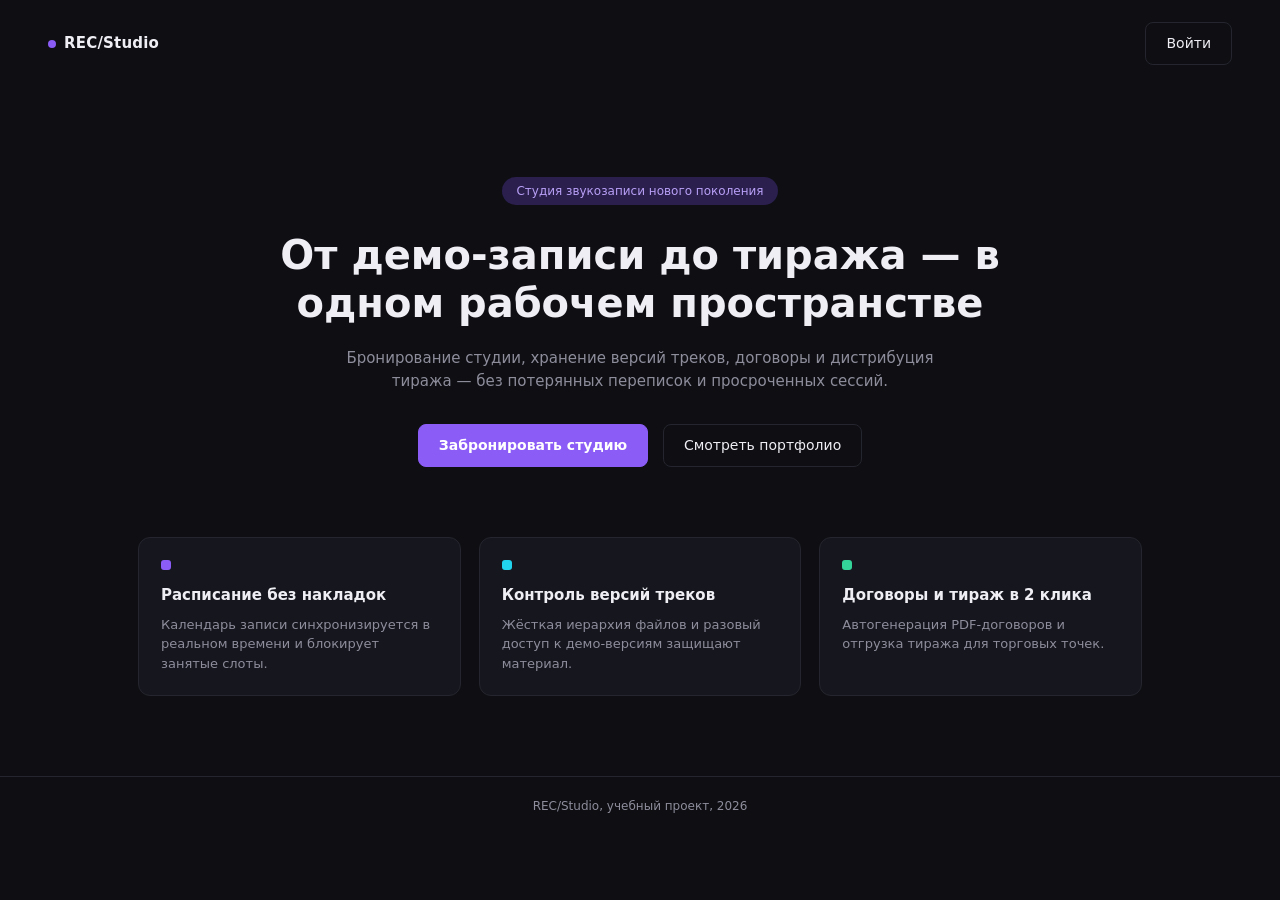
<file: index.html>
<!DOCTYPE html>
<html lang="ru">
<head>
  <meta charset="UTF-8">
  <meta name="viewport" content="width=device-width, initial-scale=1.0">
  <title>REC/Studio - студия звукозаписи</title>
  <link rel="icon" href="assets/logo.svg" type="image/svg+xml">
  <link rel="stylesheet" href="css/style.css">
</head>
<body>
  <header class="topbar">
    <a href="index.html" class="logo">REC/Studio</a>
    <a href="login.html" class="btn">Войти</a>
  </header>

  <main>
    <section class="hero">
      <span class="badge">Студия звукозаписи нового поколения</span>
      <h1>От демо-записи до тиража — в одном рабочем пространстве</h1>
      <p>Бронирование студии, хранение версий треков, договоры и дистрибуция тиража — без потерянных переписок и просроченных сессий.</p>
      <a href="login.html" class="btn btn-primary">Забронировать студию</a>
      <a href="#features" class="btn">Смотреть портфолио</a>
    </section>

    <section class="features" id="features">
      <article class="card">
        <div class="dot" style="background: #8b5cf6;"></div>
        <h3>Расписание без накладок</h3>
        <p>Календарь записи синхронизируется в реальном времени и блокирует занятые слоты.</p>
      </article>
      <article class="card">
        <div class="dot" style="background: #22d3ee;"></div>
        <h3>Контроль версий треков</h3>
        <p>Жёсткая иерархия файлов и разовый доступ к демо-версиям защищают материал.</p>
      </article>
      <article class="card">
        <div class="dot" style="background: #34d399;"></div>
        <h3>Договоры и тираж в 2 клика</h3>
        <p>Автогенерация PDF-договоров и отгрузка тиража для торговых точек.</p>
      </article>
    </section>
  </main>

  <footer class="footer">REC/Studio, учебный проект, 2026</footer>

  <script src="js/script.js"></script>
</body>
</html>
</file>
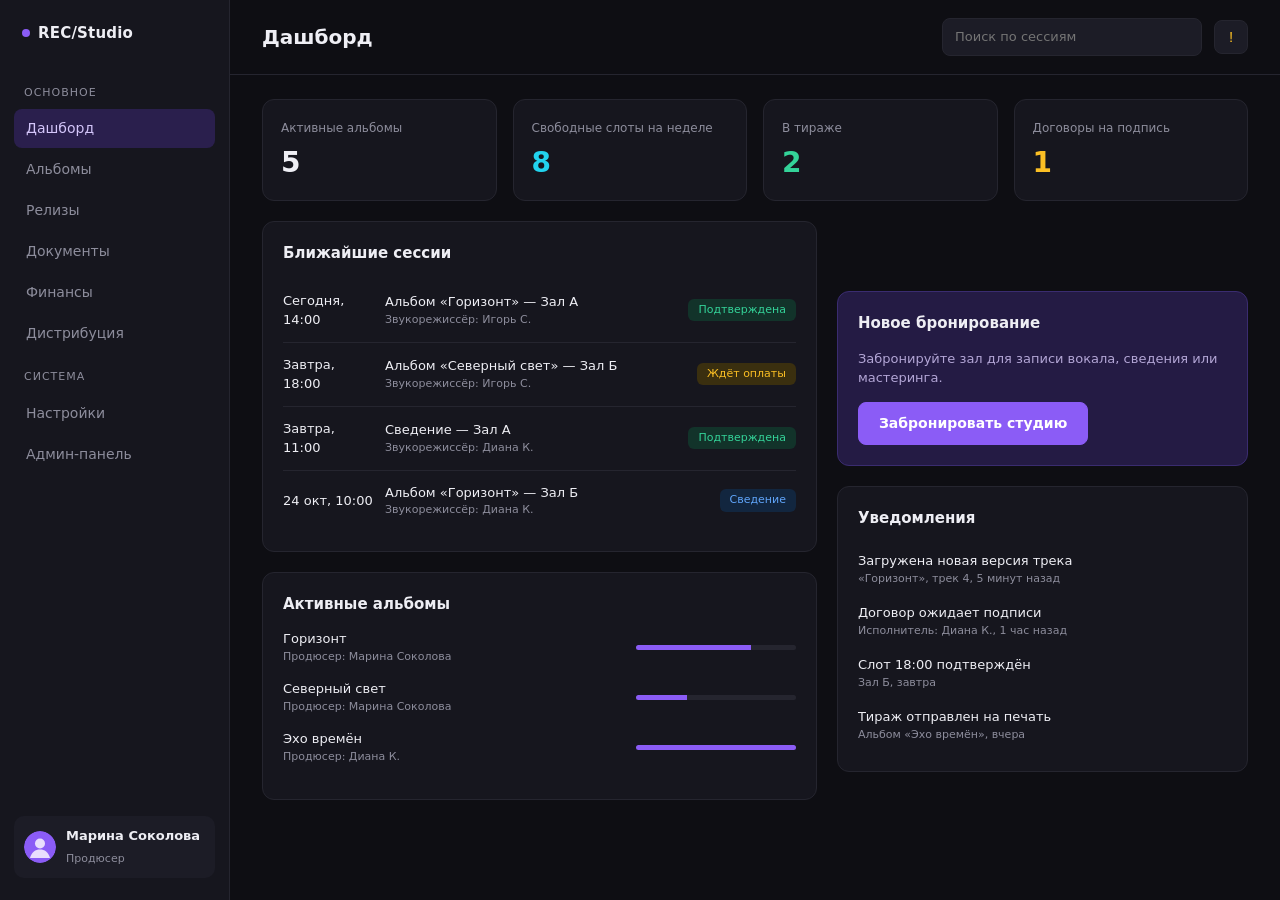
<file: dashboard.html>
<!DOCTYPE html>
<html lang="ru">
<head>
  <meta charset="UTF-8">
  <meta name="viewport" content="width=device-width, initial-scale=1.0">
  <title>Дашборд - REC/Studio</title>
  <link rel="icon" href="assets/logo.svg" type="image/svg+xml">
  <link rel="stylesheet" href="css/style.css">
</head>
<body>
  <div class="layout">
    <aside class="sidebar">
      <a href="index.html" class="logo">REC/Studio</a>

      <p class="nav-title">Основное</p>
      <nav class="nav">
        <a href="dashboard.html" class="active">Дашборд</a>
        <a href="#">Альбомы</a>
        <a href="#">Релизы</a>
        <a href="#">Документы</a>
        <a href="#">Финансы</a>
        <a href="#">Дистрибуция</a>
      </nav>

      <p class="nav-title">Система</p>
      <nav class="nav">
        <a href="#">Настройки</a>
        <a href="#">Админ-панель</a>
      </nav>

      <div class="profile">
        <img src="assets/avatar.svg" alt="Аватар" class="avatar">
        <div>
          <b>Марина Соколова</b>
          <span>Продюсер</span>
        </div>
      </div>
    </aside>

    <div class="main">
      <header class="main-top">
        <h1>Дашборд</h1>
        <div class="tools">
          <input type="text" class="search" id="search" placeholder="Поиск по сессиям">
          <button type="button" class="bell" id="bell" title="Уведомления">!</button>
        </div>
      </header>

      <section class="content">
        <div class="stats">
          <div class="stat"><span>Активные альбомы</span><b>5</b></div>
          <div class="stat"><span>Свободные слоты на неделе</span><b style="color: #22d3ee;">8</b></div>
          <div class="stat"><span>В тираже</span><b style="color: #34d399;">2</b></div>
          <div class="stat"><span>Договоры на подпись</span><b style="color: #fbbf24;">1</b></div>
        </div>

        <div class="grid">
          <div>
            <div class="panel">
              <h2>Ближайшие сессии</h2>
              <div class="session">
                <span>Сегодня, 14:00</span>
                <span>Альбом «Горизонт» — Зал А<small>Звукорежиссёр: Игорь С.</small></span>
                <span class="tag ok">Подтверждена</span>
              </div>
              <div class="session">
                <span>Завтра, 18:00</span>
                <span>Альбом «Северный свет» — Зал Б<small>Звукорежиссёр: Игорь С.</small></span>
                <span class="tag wait">Ждёт оплаты</span>
              </div>
              <div class="session">
                <span>Завтра, 11:00</span>
                <span>Сведение — Зал А<small>Звукорежиссёр: Диана К.</small></span>
                <span class="tag ok">Подтверждена</span>
              </div>
              <div class="session">
                <span>24 окт, 10:00</span>
                <span>Альбом «Горизонт» — Зал Б<small>Звукорежиссёр: Диана К.</small></span>
                <span class="tag mix">Сведение</span>
              </div>
            </div>

            <div class="panel">
              <h2>Активные альбомы</h2>
              <div class="album"><span>Горизонт<small>Продюсер: Марина Соколова</small></span><div class="bar"><i style="width: 72%;"></i></div></div>
              <div class="album"><span>Северный свет<small>Продюсер: Марина Соколова</small></span><div class="bar"><i style="width: 32%;"></i></div></div>
              <div class="album"><span>Эхо времён<small>Продюсер: Диана К.</small></span><div class="bar"><i style="width: 100%;"></i></div></div>
            </div>
          </div>

          <div>
            <div class="panel accent">
              <h2>Новое бронирование</h2>
              <p>Забронируйте зал для записи вокала, сведения или мастеринга.</p>
              <a href="#" class="btn btn-primary">Забронировать студию</a>
            </div>

            <div class="panel" id="notes">
              <h2>Уведомления</h2>
              <div class="note">Загружена новая версия трека<small>«Горизонт», трек 4, 5 минут назад</small></div>
              <div class="note">Договор ожидает подписи<small>Исполнитель: Диана К., 1 час назад</small></div>
              <div class="note">Слот 18:00 подтверждён<small>Зал Б, завтра</small></div>
              <div class="note">Тираж отправлен на печать<small>Альбом «Эхо времён», вчера</small></div>
            </div>
          </div>
        </div>
      </section>
    </div>
  </div>

  <script src="js/script.js"></script>
</body>
</html>
</file>
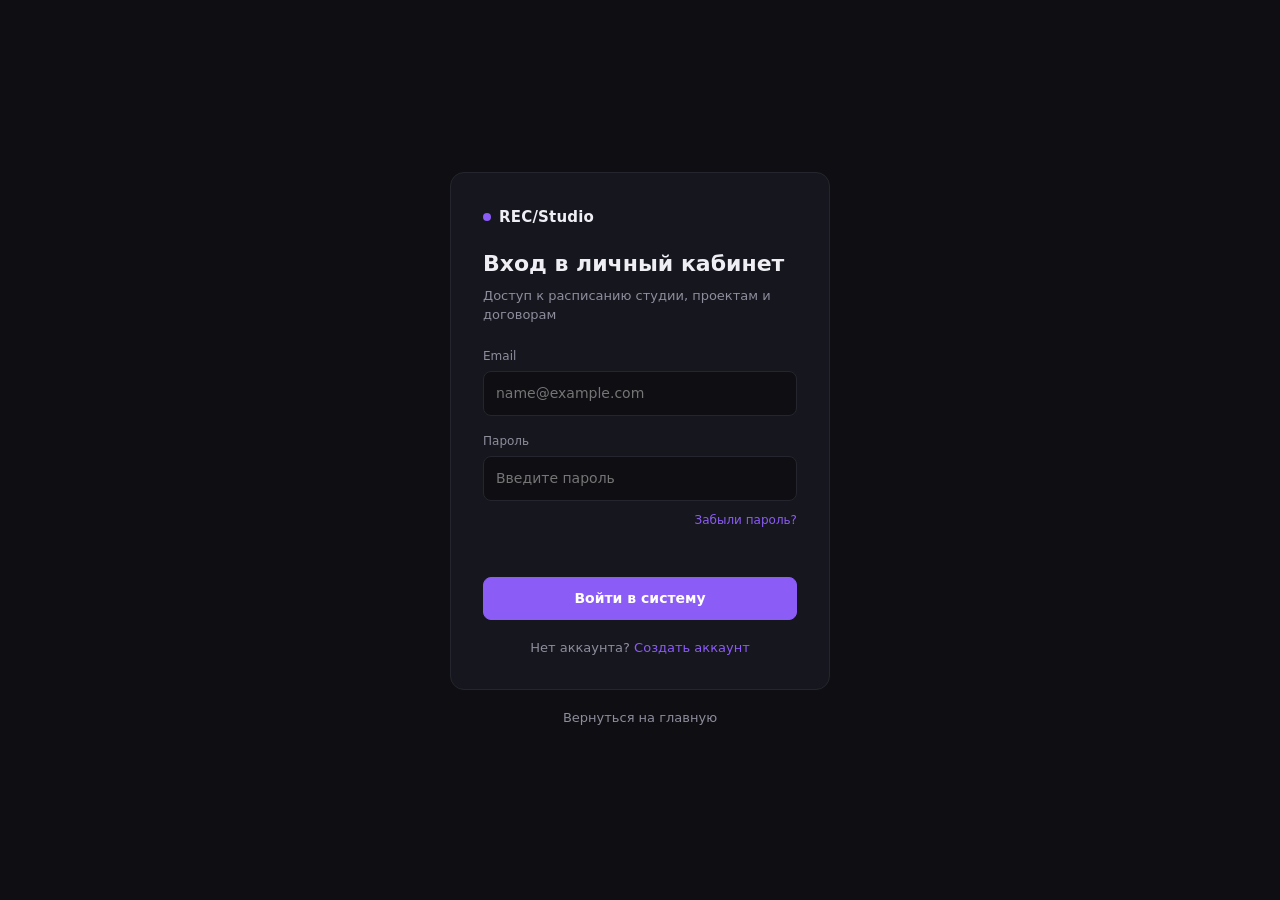
<file: login.html>
<!DOCTYPE html>
<html lang="ru">
<head>
  <meta charset="UTF-8">
  <meta name="viewport" content="width=device-width, initial-scale=1.0">
  <title>Вход - REC/Studio</title>
  <link rel="icon" href="assets/logo.svg" type="image/svg+xml">
  <link rel="stylesheet" href="css/style.css">
</head>
<body>
  <main class="auth">
    <div class="auth-card">
      <a href="index.html" class="logo">REC/Studio</a>
      <h1>Вход в личный кабинет</h1>
      <p class="hint">Доступ к расписанию студии, проектам и договорам</p>

      <form id="login-form" novalidate>
        <div class="field">
          <label for="email">Email</label>
          <input type="email" id="email" name="email" placeholder="name@example.com" autocomplete="username">
        </div>
        <div class="field">
          <label for="password">Пароль</label>
          <input type="password" id="password" name="password" placeholder="Введите пароль" autocomplete="current-password">
        </div>
        <a href="#" class="forgot">Забыли пароль?</a>
        <p class="error" id="error"></p>
        <button type="submit" class="btn btn-primary btn-block">Войти в систему</button>
      </form>

      <p class="alt">Нет аккаунта? <a href="#">Создать аккаунт</a></p>
    </div>
    <a href="index.html" class="back">Вернуться на главную</a>
  </main>

  <script src="js/script.js"></script>
</body>
</html>
</file>
<file: css/style.css>
:root {
  --bg: #0e0e13;
  --panel: #16161e;
  --panel-2: #1c1c26;
  --border: #25252f;
  --text: #eeeef4;
  --muted: #8d8d9c;
  --accent: #8b5cf6;
  --accent-dark: #2a1f4d;
  --green: #34d399;
  --cyan: #22d3ee;
  --yellow: #fbbf24;
  --blue: #60a5fa;
}

* { box-sizing: border-box; margin: 0; padding: 0; }

body {
  background: var(--bg);
  color: var(--text);
  font-family: "Inter", "Segoe UI", system-ui, -apple-system, Arial, sans-serif;
  font-size: 15px;
  line-height: 1.5;
}

a { color: inherit; text-decoration: none; }

.logo { display: inline-flex; align-items: center; gap: 8px; font-weight: 700; letter-spacing: 0.2px; }
.logo::before { content: ""; width: 8px; height: 8px; border-radius: 50%; background: var(--accent); }

.btn {
  display: inline-block;
  padding: 10px 20px;
  border-radius: 8px;
  border: 1px solid var(--border);
  background: transparent;
  color: var(--text);
  font: inherit;
  font-size: 14px;
  cursor: pointer;
  transition: background 0.15s, border-color 0.15s;
}
.btn:hover { border-color: var(--accent); }
.btn-primary { background: var(--accent); border-color: var(--accent); color: #fff; font-weight: 600; }
.btn-primary:hover { background: #7c4ae6; }
.btn-block { width: 100%; text-align: center; }

/* ---------- лендинг ---------- */
.topbar { display: flex; justify-content: space-between; align-items: center; padding: 22px 48px; }

.hero { text-align: center; padding: 90px 24px 70px; max-width: 820px; margin: 0 auto; }
.badge {
  display: inline-block;
  padding: 5px 14px;
  border-radius: 20px;
  background: var(--accent-dark);
  color: #b9a0f7;
  font-size: 12px;
  margin-bottom: 26px;
}
.hero h1 { font-size: 40px; line-height: 1.2; margin-bottom: 20px; }
.hero p { color: var(--muted); max-width: 600px; margin: 0 auto 32px; }
.hero .btn { margin: 0 5px; }

.features { display: grid; grid-template-columns: repeat(3, 1fr); gap: 18px; max-width: 1100px; margin: 0 auto; padding: 0 48px 80px; }
.card { background: var(--panel); border: 1px solid var(--border); border-radius: 12px; padding: 22px; }
.card .dot { width: 10px; height: 10px; border-radius: 3px; margin-bottom: 14px; }
.card h3 { font-size: 15px; margin-bottom: 8px; }
.card p { font-size: 13px; color: var(--muted); }

.footer { text-align: center; color: var(--muted); font-size: 12px; padding: 20px; border-top: 1px solid var(--border); }

/* ---------- вход ---------- */
.auth { min-height: 100vh; display: flex; flex-direction: column; align-items: center; justify-content: center; padding: 24px; }
.auth-card { width: 100%; max-width: 380px; background: var(--panel); border: 1px solid var(--border); border-radius: 14px; padding: 32px; }
.auth-card .logo { margin-bottom: 18px; }
.auth-card h1 { font-size: 22px; margin-bottom: 6px; }
.auth-card .hint { color: var(--muted); font-size: 13px; margin-bottom: 22px; }
.field { margin-bottom: 16px; }
.field label { display: block; font-size: 12px; color: var(--muted); margin-bottom: 6px; }
.field input {
  width: 100%;
  padding: 11px 12px;
  background: var(--bg);
  border: 1px solid var(--border);
  border-radius: 8px;
  color: var(--text);
  font: inherit;
  font-size: 14px;
}
.field input:focus { outline: none; border-color: var(--accent); }
.forgot { display: block; text-align: right; font-size: 12px; color: var(--accent); margin: -6px 0 18px; }
.error { color: #f87171; font-size: 13px; margin-bottom: 12px; min-height: 18px; }
.auth-card .alt { text-align: center; font-size: 13px; color: var(--muted); margin-top: 18px; }
.auth-card .alt a { color: var(--accent); }
.back { margin-top: 18px; font-size: 13px; color: var(--muted); }

/* ---------- дашборд ---------- */
.layout { display: grid; grid-template-columns: 230px 1fr; min-height: 100vh; }
.sidebar { background: var(--panel); border-right: 1px solid var(--border); padding: 22px 14px; display: flex; flex-direction: column; }
.sidebar .logo { padding: 0 8px; margin-bottom: 26px; }
.nav-title { font-size: 11px; letter-spacing: 1px; color: var(--muted); text-transform: uppercase; padding: 0 10px; margin: 14px 0 8px; }
.nav a { display: block; padding: 9px 12px; border-radius: 8px; font-size: 14px; color: var(--muted); margin-bottom: 2px; }
.nav a:hover { background: var(--panel-2); color: var(--text); }
.nav a.active { background: var(--accent-dark); color: #d4c6fa; }
.profile { margin-top: auto; display: flex; align-items: center; gap: 10px; padding: 10px; background: var(--panel-2); border-radius: 10px; }
.profile b { display: block; font-size: 13px; }
.profile span { font-size: 11px; color: var(--muted); }
.avatar { width: 32px; height: 32px; border-radius: 50%; }

.main-top { display: flex; justify-content: space-between; align-items: center; padding: 18px 32px; border-bottom: 1px solid var(--border); }
.main-top h1 { font-size: 20px; }
.tools { display: flex; align-items: center; gap: 12px; }
.search { width: 260px; padding: 8px 12px; background: var(--panel-2); border: 1px solid var(--border); border-radius: 8px; color: var(--text); font: inherit; font-size: 13px; }
.bell { width: 34px; height: 34px; border-radius: 8px; border: 1px solid var(--border); background: var(--panel-2); color: var(--yellow); cursor: pointer; font-size: 15px; }

.content { padding: 24px 32px 40px; }
.stats { display: grid; grid-template-columns: repeat(4, 1fr); gap: 16px; margin-bottom: 20px; }
.stat { background: var(--panel); border: 1px solid var(--border); border-radius: 12px; padding: 16px 18px; }
.stat span { font-size: 12px; color: var(--muted); }
.stat b { display: block; font-size: 28px; margin-top: 4px; }

.grid { display: grid; grid-template-columns: 1.35fr 1fr; gap: 20px; align-items: start; }
.panel { background: var(--panel); border: 1px solid var(--border); border-radius: 12px; padding: 20px; margin-bottom: 20px; }
.panel h2 { font-size: 15px; margin-bottom: 14px; }
.panel.accent { background: #241b44; border-color: #3a2c70; margin-top: 70px; }
.panel.accent p { font-size: 13px; color: #b3a6d6; margin-bottom: 14px; }

.session { display: grid; grid-template-columns: 90px 1fr auto; gap: 12px; align-items: center; padding: 12px 0; border-top: 1px solid var(--border); font-size: 13px; }
.session:first-of-type { border-top: none; }
.session small, .note small, .album small { display: block; color: var(--muted); font-size: 11px; }
.tag { padding: 3px 10px; border-radius: 6px; font-size: 11px; }
.tag.ok { background: #12332a; color: var(--green); }
.tag.wait { background: #3a2f0f; color: var(--yellow); }
.tag.mix { background: #12263f; color: var(--blue); }

.album { display: grid; grid-template-columns: 1fr 160px; gap: 14px; align-items: center; margin-bottom: 14px; font-size: 13px; }
.bar { height: 5px; background: var(--border); border-radius: 3px; overflow: hidden; }
.bar i { display: block; height: 100%; background: var(--accent); }

.note { padding: 8px 0; font-size: 13px; }

@media (max-width: 900px) {
  .features, .stats, .grid { grid-template-columns: 1fr; }
  .layout { grid-template-columns: 1fr; }
  .sidebar { display: none; }
  .panel.accent { margin-top: 0; }
  .topbar { padding: 18px 20px; }
  .hero h1 { font-size: 30px; }
}
</file>
